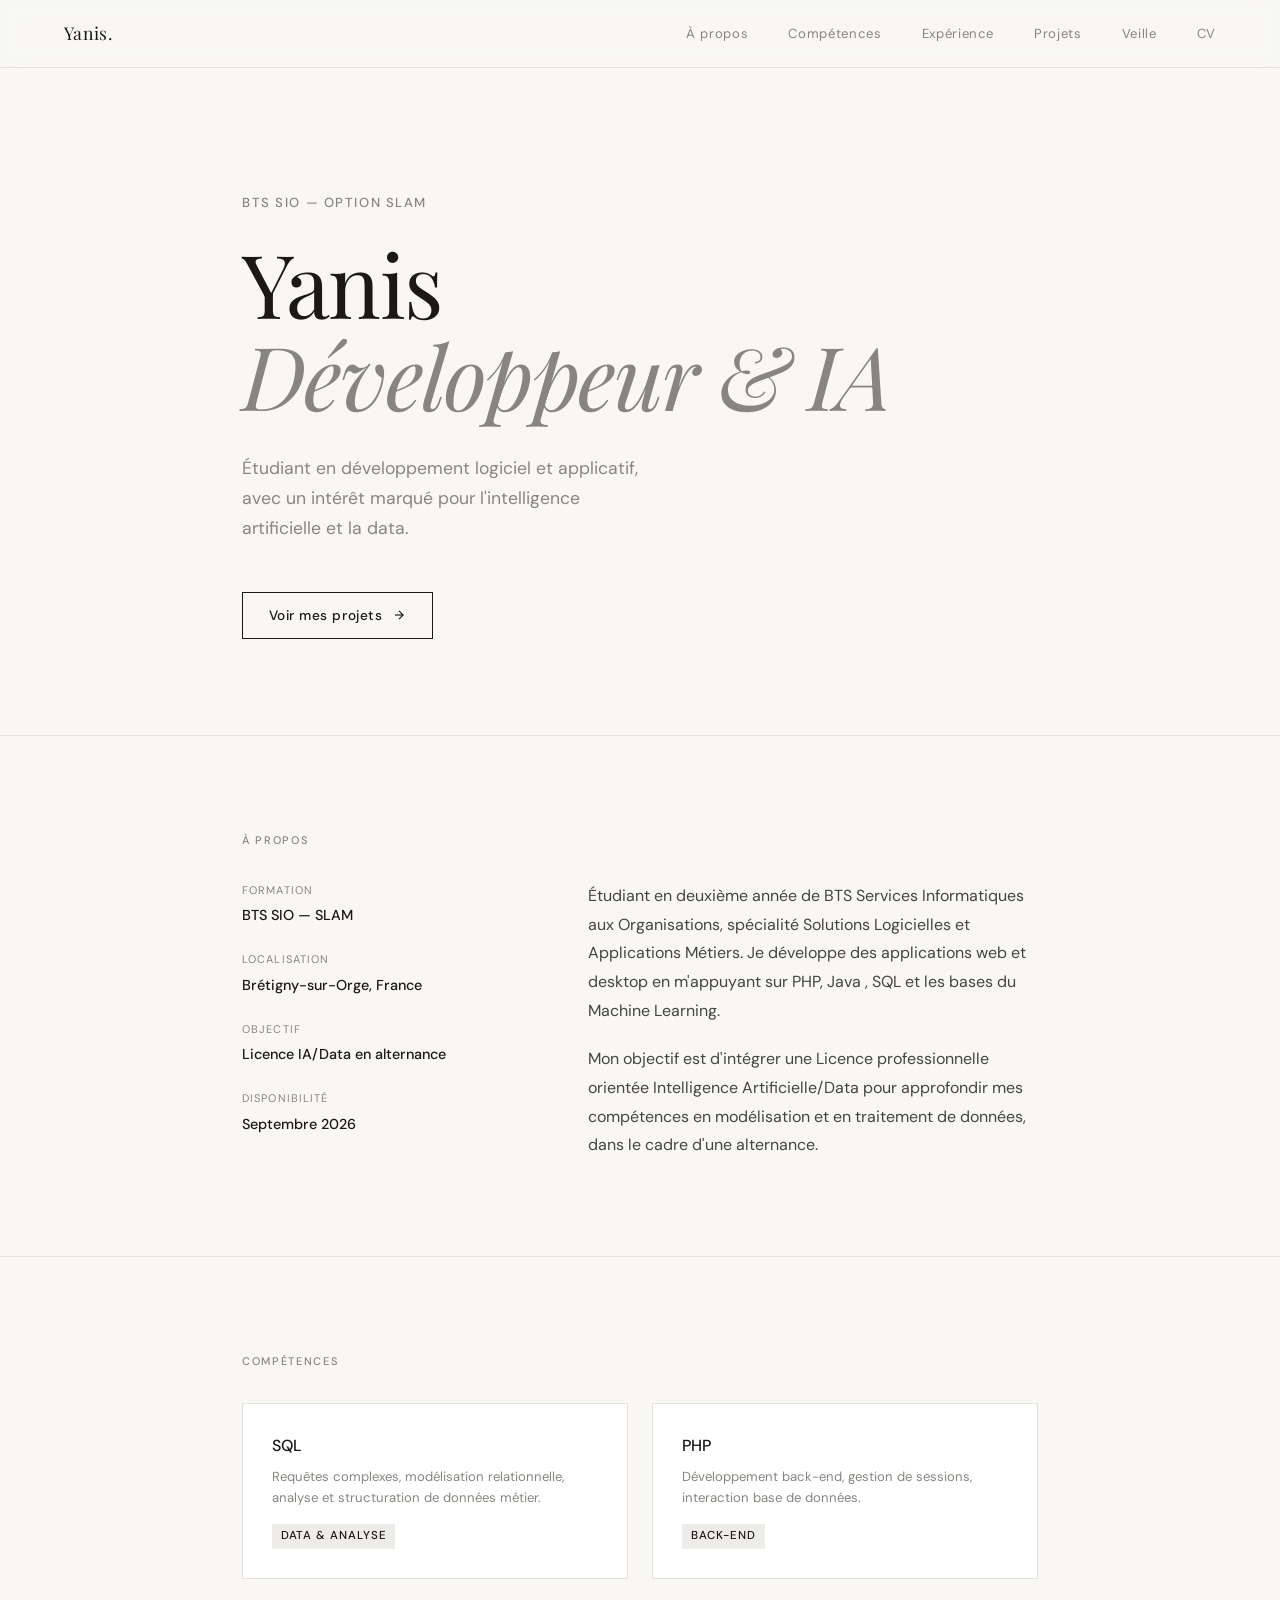
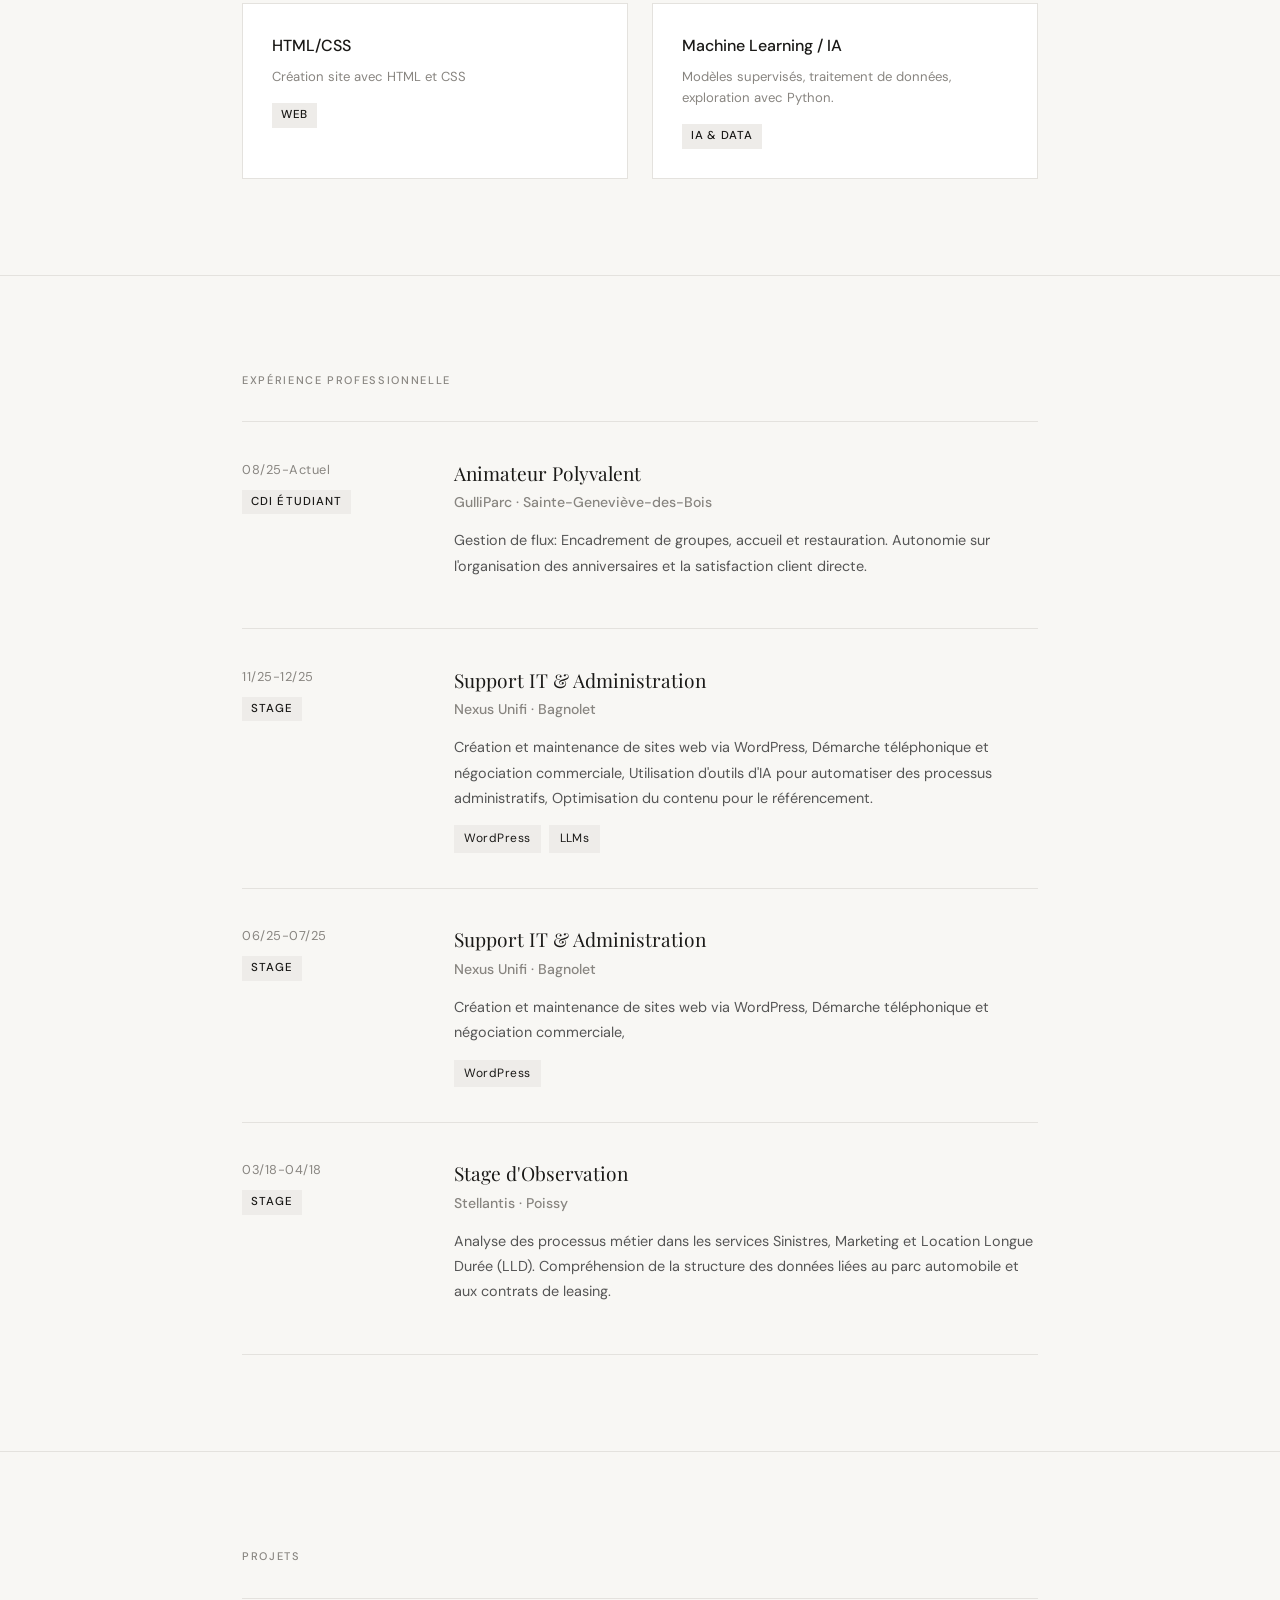
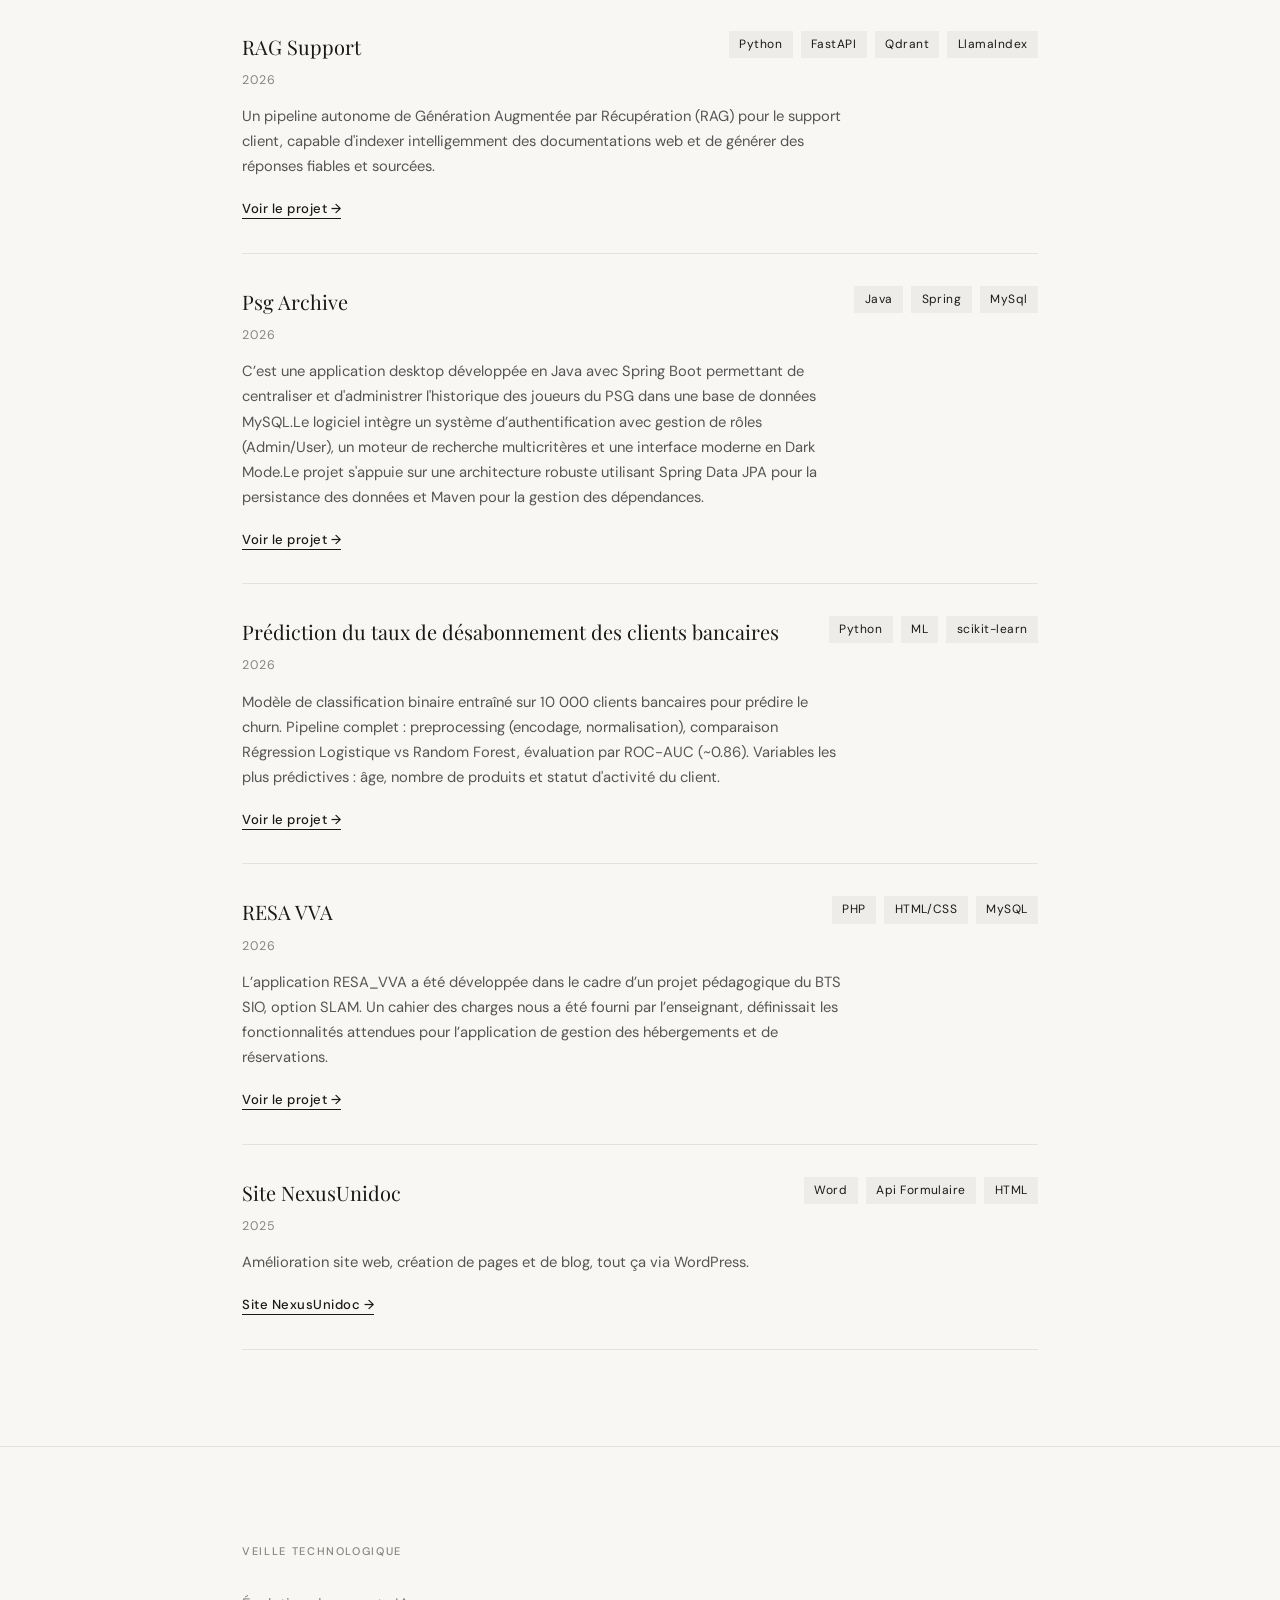
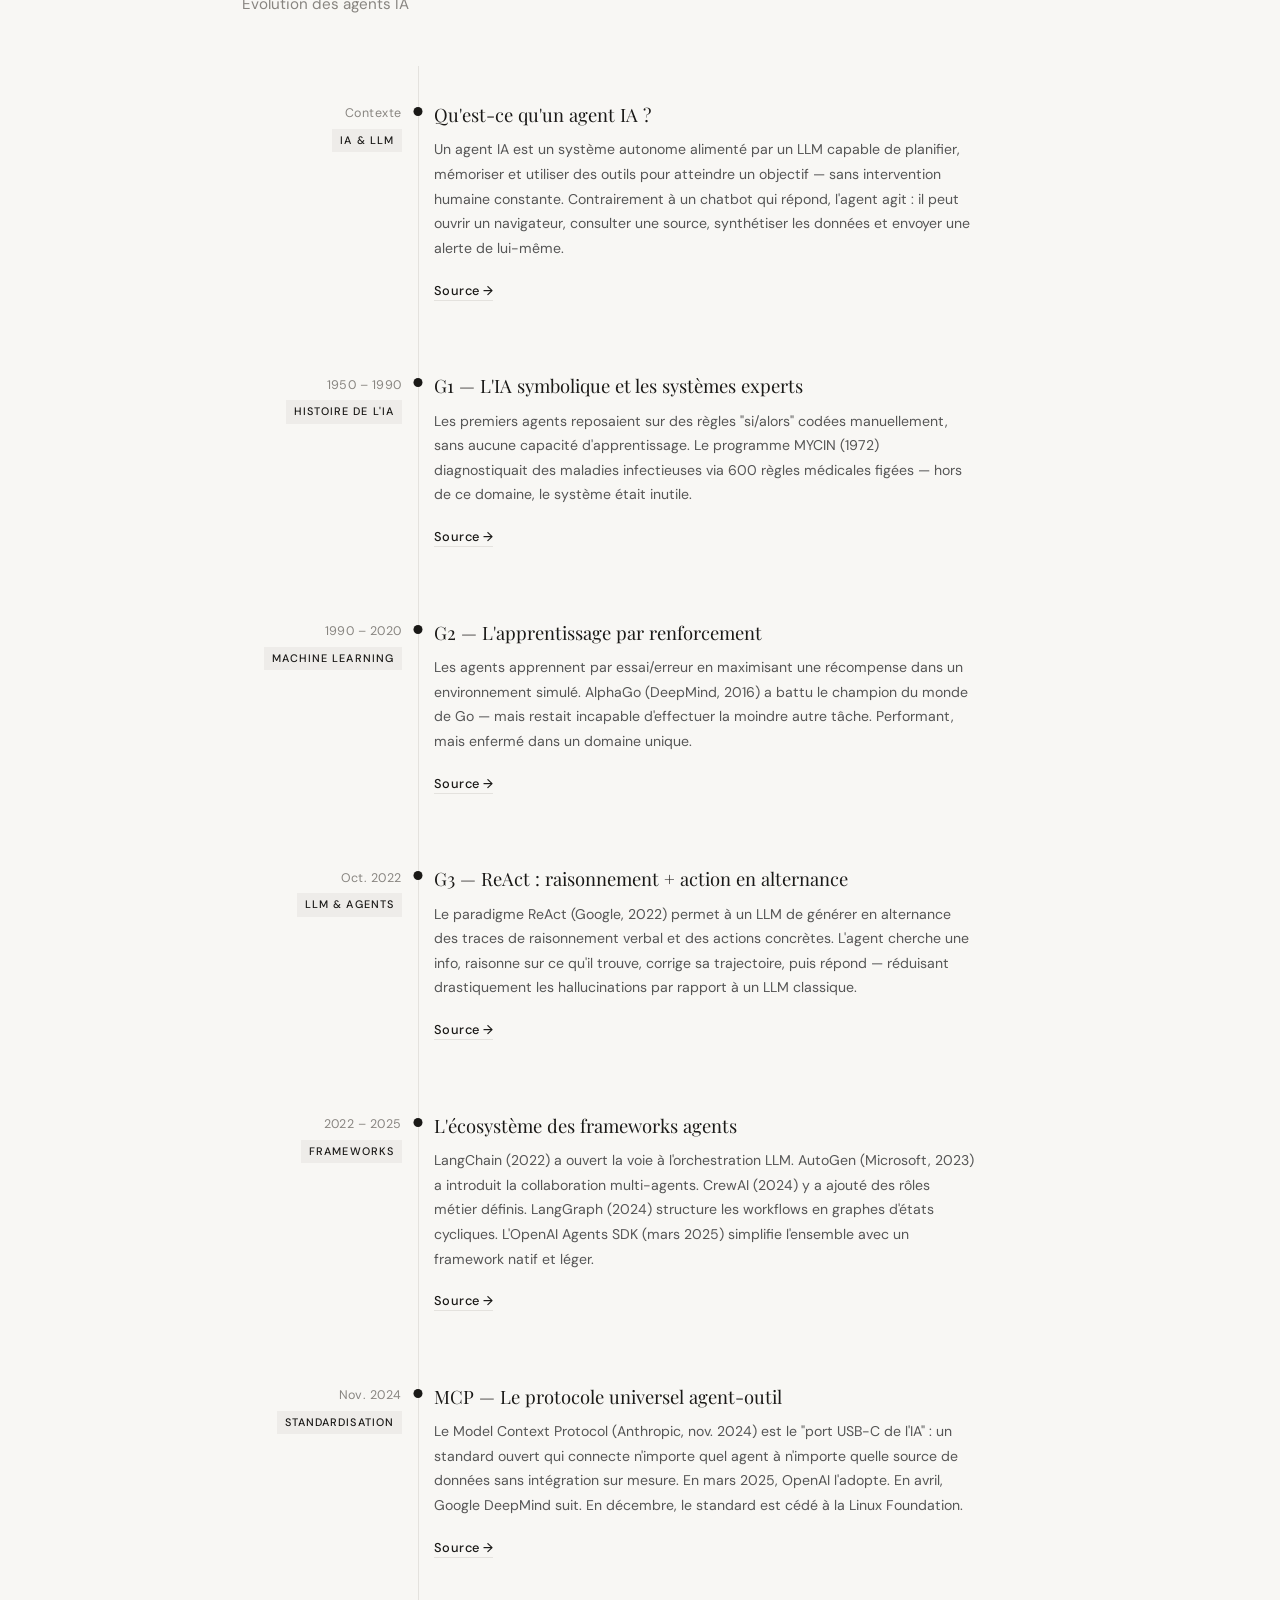
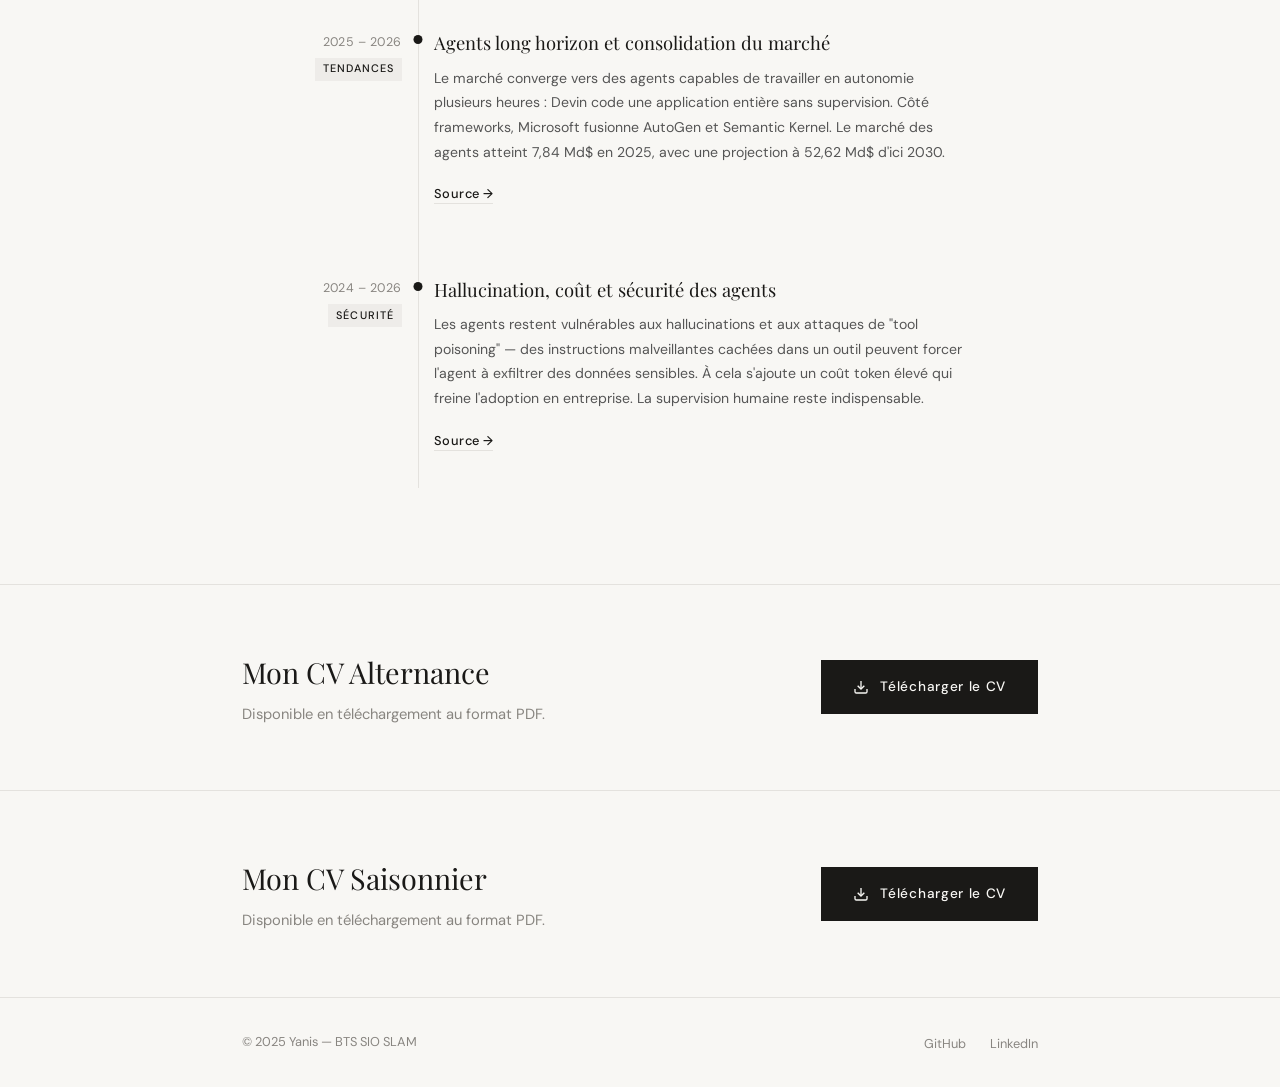
<file: index.html>
<!DOCTYPE html>
<html lang="fr">
<head>
  <meta charset="UTF-8" />
  <meta name="viewport" content="width=device-width, initial-scale=1.0" />
  <title>Yanis — BTS SIO SLAM</title>
  <link rel="preconnect" href="https://fonts.googleapis.com" />
  <link rel="preconnect" href="https://fonts.gstatic.com" crossorigin />
  <link href="https://fonts.googleapis.com/css2?family=Playfair+Display:ital,wght@0,400;0,700;1,400&family=DM+Sans:wght@300;400;500&display=swap" rel="stylesheet" />

  <style>
    /* ─── VARIABLES ─────────────────────────────────────────── */
    :root {
      --bg:       #f8f7f4;
      --surface:  #ffffff;
      --border:   #e4e2de;
      --text:     #1a1917;
      --muted:    #888580;
      --accent:   #1a1917;
      --tag-bg:   #eeece9;
    }

    /* ─── RESET & BASE ──────────────────────────────────────── */
    *, *::before, *::after { box-sizing: border-box; margin: 0; padding: 0; }

    html { scroll-behavior: smooth; }

    body {
      font-family: 'DM Sans', sans-serif;
      background: var(--bg);
      color: var(--text);
      font-size: 16px;
      line-height: 1.6;
      -webkit-font-smoothing: antialiased;
    }

    /* ─── TYPOGRAPHIE ───────────────────────────────────────── */
    h1, h2, h3 { font-family: 'Playfair Display', serif; font-weight: 400; }

    .section-label {
      font-size: 11px;
      font-weight: 500;
      letter-spacing: 0.15em;
      text-transform: uppercase;
      color: var(--muted);
      margin-bottom: 2rem;
    }

    /* ─── NAV ───────────────────────────────────────────────── */
    nav {
      position: fixed;
      top: 0; left: 0; right: 0;
      z-index: 100;
      display: flex;
      align-items: center;
      justify-content: space-between;
      padding: 1.2rem 4rem;
      background: rgba(248, 247, 244, 0.88);
      backdrop-filter: blur(10px);
      border-bottom: 1px solid var(--border);
    }

    .nav-logo {
      font-family: 'Playfair Display', serif;
      font-size: 1.1rem;
      letter-spacing: 0.02em;
      color: var(--text);
      text-decoration: none;
    }

    .nav-links {
      display: flex;
      gap: 2.5rem;
      list-style: none;
    }

    .nav-links a {
      font-size: 0.82rem;
      font-weight: 400;
      letter-spacing: 0.05em;
      color: var(--muted);
      text-decoration: none;
      transition: color 0.2s;
    }

    .nav-links a:hover { color: var(--text); }

    /* ─── LAYOUT ────────────────────────────────────────────── */
    .container {
      max-width: 860px;
      margin: 0 auto;
      padding: 0 2rem;
    }

    section {
      padding: 6rem 0;
      border-top: 1px solid var(--border);
    }

    /* ─── HERO ──────────────────────────────────────────────── */
    #hero {
      padding: 12rem 0 6rem;
      border-top: none;
    }

    .hero-eyebrow {
      font-size: 0.82rem;
      font-weight: 500;
      letter-spacing: 0.12em;
      text-transform: uppercase;
      color: var(--muted);
      margin-bottom: 1.5rem;
    }

    .hero-name {
      font-size: clamp(3rem, 8vw, 5.5rem);
      line-height: 1.05;
      letter-spacing: -0.02em;
      margin-bottom: 2rem;
    }

    .hero-name em {
      font-style: italic;
      color: var(--muted);
    }

    .hero-desc {
      font-size: 1.1rem;
      color: var(--muted);
      max-width: 420px;
      line-height: 1.7;
      margin-bottom: 3rem;
    }

    .hero-cta {
      display: inline-flex;
      align-items: center;
      gap: 0.6rem;
      padding: 0.75rem 1.6rem;
      border: 1.5px solid var(--text);
      background: transparent;
      color: var(--text);
      text-decoration: none;
      font-size: 0.85rem;
      font-weight: 500;
      letter-spacing: 0.04em;
      transition: background 0.2s, color 0.2s;
    }

    .hero-cta:hover { background: var(--text); color: var(--bg); }

    .hero-cta svg { width: 14px; height: 14px; }

    /* ─── À PROPOS ──────────────────────────────────────────── */
    .about-grid {
      display: grid;
      grid-template-columns: 1fr 1.6fr;
      gap: 4rem;
      align-items: start;
    }

    .about-meta {
      display: flex;
      flex-direction: column;
      gap: 1.5rem;
    }

    .about-meta-item label {
      display: block;
      font-size: 11px;
      letter-spacing: 0.1em;
      text-transform: uppercase;
      color: var(--muted);
      margin-bottom: 0.3rem;
    }

    .about-meta-item p {
      font-size: 0.9rem;
      font-weight: 500;
    }

    .about-text p {
      font-size: 1rem;
      line-height: 1.8;
      color: #444;
      margin-bottom: 1.2rem;
    }

    .about-text p:last-child { margin-bottom: 0; }

    /* ─── COMPÉTENCES ───────────────────────────────────────── */
    .skills-grid {
      display: grid;
      grid-template-columns: repeat(2, 1fr);
      gap: 1.5rem;
    }
 
    .skill-card {
      padding: 1.8rem;
      background: var(--surface);
      border: 1px solid var(--border);
    }
 
    .skill-card-title {
      font-size: 1rem;
      font-weight: 500;
      margin-bottom: 0.5rem;
    }
 
    .skill-card-desc {
      font-size: 0.82rem;
      color: var(--muted);
      line-height: 1.6;
    }
 
    .skill-card-context {
      display: inline-block;
      margin-top: 1rem;
      font-size: 0.72rem;
      font-weight: 500;
      letter-spacing: 0.08em;
      text-transform: uppercase;
      padding: 0.2rem 0.55rem;
      background: var(--tag-bg);
      color: var(--text);
    }

    /* ─── PROJETS ───────────────────────────────────────────── */
    .projects-list {
      display: flex;
      flex-direction: column;
      gap: 0;
    }

    /* ── CARD PROJET : copie ce bloc pour ajouter un projet ─── *
     *                                                           *
     *   <article class="project-card">                         *
     *     <div class="project-card-header">                    *
     *       <div>                                              *
     *         <h3 class="project-name">Nom du projet</h3>     *
     *         <span class="project-year">2024</span>           *
     *       </div>                                             *
     *       <div class="project-tags">                         *
     *         <span class="tag">PHP</span>                     *
     *         <span class="tag">MySQL</span>                   *
     *       </div>                                             *
     *     </div>                                               *
     *     <p class="project-desc">                             *
     *       Description courte du projet en 1-2 phrases.      *
     *     </p>                                                 *
     *     <a href="#" class="project-link">Voir le projet →</a>*
     *   </article>                                             *
     *                                                          *
     * ────────────────────────────────────────────────────── */

    .project-card {
      padding: 2rem 0;
      border-bottom: 1px solid var(--border);
    }

    .project-card:first-child { border-top: 1px solid var(--border); }

    .project-card-header {
      display: flex;
      align-items: flex-start;
      justify-content: space-between;
      gap: 1rem;
      margin-bottom: 0.8rem;
      flex-wrap: wrap;
    }

    .project-name {
      font-family: 'Playfair Display', serif;
      font-size: 1.25rem;
      font-weight: 400;
      margin-bottom: 0.2rem;
    }

    .project-year {
      font-size: 0.78rem;
      color: var(--muted);
      letter-spacing: 0.08em;
    }

    .project-tags {
      display: flex;
      gap: 0.5rem;
      flex-wrap: wrap;
    }

    .tag {
      font-size: 0.75rem;
      padding: 0.25rem 0.65rem;
      background: var(--tag-bg);
      color: var(--text);
      letter-spacing: 0.04em;
    }

    .project-desc {
      font-size: 0.92rem;
      color: #555;
      line-height: 1.7;
      margin-bottom: 1rem;
      max-width: 600px;
    }

    .project-link {
      font-size: 0.82rem;
      font-weight: 500;
      color: var(--text);
      text-decoration: none;
      letter-spacing: 0.04em;
      border-bottom: 1px solid var(--text);
      padding-bottom: 1px;
      transition: opacity 0.2s;
    }

    .project-link:hover { opacity: 0.4; }

    /* ─── EXPÉRIENCE PRO ────────────────────────────────────── */
    .exp-list {
      display: flex;
      flex-direction: column;
      gap: 0;
    }

    .exp-item {
      display: grid;
      grid-template-columns: 180px 1fr;
      gap: 2rem;
      padding: 2.2rem 0;
      border-bottom: 1px solid var(--border);
    }

    .exp-item:first-child { border-top: 1px solid var(--border); }

    .exp-meta {
      padding-top: 0.15rem;
    }

    .exp-period {
      font-size: 0.8rem;
      color: var(--muted);
      letter-spacing: 0.04em;
      display: block;
      margin-bottom: 0.4rem;
    }

    .exp-type {
      font-size: 0.72rem;
      font-weight: 500;
      letter-spacing: 0.1em;
      text-transform: uppercase;
      padding: 0.2rem 0.55rem;
      background: var(--tag-bg);
      display: inline-block;
    }

    .exp-content {}

    .exp-role {
      font-family: 'Playfair Display', serif;
      font-size: 1.2rem;
      font-weight: 400;
      margin-bottom: 0.2rem;
    }

    .exp-company {
      font-size: 0.88rem;
      font-weight: 500;
      color: var(--muted);
      margin-bottom: 0.9rem;
    }

    .exp-desc {
      font-size: 0.9rem;
      color: #555;
      line-height: 1.75;
      margin-bottom: 0.9rem;
    }

    .exp-tags {
      display: flex;
      gap: 0.5rem;
      flex-wrap: wrap;
    }

    @media (max-width: 700px) {
      .exp-item { grid-template-columns: 1fr; gap: 0.8rem; }
    }

    /* ─── VEILLE — FRISE CHRONOLOGIQUE ─────────────────────── */
    .veille-intro {
      font-size: 0.95rem;
      color: var(--muted);
      max-width: 540px;
      line-height: 1.7;
      margin-bottom: 3rem;
    }

    /* ── Ligne verticale ────────────────────────────────────
       Colonne meta = 160px, gap = 2rem (32px)
       Centre du gap = 160 + 16 = 176px → valeur de référence
    ─────────────────────────────────────────────────────── */
    .timeline {
      position: relative;
    }

    .timeline::before {
      content: '';
      position: absolute;
      left: 176px;
      top: 0;
      bottom: 0;
      width: 1px;
      background: var(--border);
      z-index: 0;
    }

    /* ── Entrée ─────────────────────────────────────────── */
    .tl-item {
      display: grid;
      grid-template-columns: 160px 1fr;
      gap: 2rem;
      padding: 2.2rem 0;
      position: relative;
    }

    /* Dot : positionné sur .tl-item (même parent que la ligne),
       même left que .timeline::before → alignement garanti     */
    .tl-item::before {
      content: '';
      position: absolute;
      left: 176px;
      top: 2.55rem;
      width: 9px;
      height: 9px;
      border-radius: 50%;
      background: var(--text);
      transform: translateX(-50%);
      z-index: 1;
    }

    /* ── Colonne gauche ─────────────────────────────────── */
    .tl-meta {
      display: flex;
      flex-direction: column;
      align-items: flex-end;
      padding-top: 0.25rem;
      gap: 0.4rem;
    }

    .tl-period {
      font-size: 0.78rem;
      color: var(--muted);
      letter-spacing: 0.04em;
      text-align: right;
      line-height: 1.4;
    }

    .tl-domain {
      font-size: 0.68rem;
      font-weight: 500;
      letter-spacing: 0.1em;
      text-transform: uppercase;
      padding: 0.18rem 0.5rem;
      background: var(--tag-bg);
      color: var(--text);
    }

    /* ── Colonne droite ─────────────────────────────────── */
    .tl-content {
      padding-top: 0.1rem;
    }

    .tl-title {
      font-family: 'Playfair Display', serif;
      font-size: 1.15rem;
      font-weight: 400;
      margin-bottom: 0.6rem;
      line-height: 1.35;
    }

    .tl-summary {
      font-size: 0.88rem;
      color: #555;
      line-height: 1.75;
      margin-bottom: 1rem;
      max-width: 540px;
    }

    .tl-source {
      font-size: 0.8rem;
      color: var(--text);
      text-decoration: none;
      font-weight: 500;
      border-bottom: 1px solid var(--border);
      padding-bottom: 1px;
      transition: border-color 0.2s;
      letter-spacing: 0.03em;
    }

    .tl-source:hover { border-color: var(--text); }

    /* ── Responsive ─────────────────────────────────────── */
    @media (max-width: 640px) {
      .timeline::before {
        left: 0;
      }

      .tl-item {
        grid-template-columns: 1fr;
        gap: 0.5rem;
        padding-left: 1.5rem;
      }

      .tl-item::before {
        left: 0;
        top: 2.6rem;
        transform: translateX(-50%);
      }

      .tl-meta {
        flex-direction: row;
        align-items: center;
        gap: 0.7rem;
      }

      .tl-period { text-align: left; }
    }

    /* ─── CV ────────────────────────────────────────────────── */
    #cv {
      padding: 4rem 0;
    }

    .cv-block {
      display: flex;
      align-items: center;
      justify-content: space-between;
      gap: 2rem;
      flex-wrap: wrap;
    }

    .cv-text h2 {
      font-size: 1.8rem;
      margin-bottom: 0.5rem;
    }

    .cv-text p {
      color: var(--muted);
      font-size: 0.92rem;
    }

    .btn-download {
      display: inline-flex;
      align-items: center;
      gap: 0.7rem;
      padding: 1rem 2rem;
      background: var(--text);
      color: var(--bg);
      text-decoration: none;
      font-size: 0.85rem;
      font-weight: 500;
      letter-spacing: 0.05em;
      transition: opacity 0.2s;
      flex-shrink: 0;
    }

    .btn-download:hover { opacity: 0.75; }

    .btn-download svg { width: 16px; height: 16px; }

    /* ─── FOOTER ────────────────────────────────────────────── */
    footer {
      border-top: 1px solid var(--border);
      padding: 2rem 0;
    }

    .footer-inner {
      display: flex;
      align-items: center;
      justify-content: space-between;
      gap: 1rem;
      flex-wrap: wrap;
    }

    .footer-copy {
      font-size: 0.8rem;
      color: var(--muted);
    }

    .footer-links {
      display: flex;
      gap: 1.5rem;
      list-style: none;
    }

    .footer-links a {
      font-size: 0.8rem;
      color: var(--muted);
      text-decoration: none;
      transition: color 0.2s;
    }

    .footer-links a:hover { color: var(--text); }

    /* ─── RESPONSIVE ────────────────────────────────────────── */
    @media (max-width: 700px) {
      nav { padding: 1rem 1.5rem; }
      .nav-links { gap: 1.5rem; }
      .container { padding: 0 1.25rem; }
      #hero { padding: 9rem 0 4rem; }
      .about-grid { grid-template-columns: 1fr; gap: 2.5rem; }
      .skills-grid { grid-template-columns: 1fr; }
      .veille-grid { grid-template-columns: 1fr; }
      .cv-block { flex-direction: column; align-items: flex-start; }
    }
  </style>
</head>
<body>

  <!-- ─── NAV ──────────────────────────────────────────────── -->
  <nav>
    <a href="#hero" class="nav-logo">Yanis.</a>
    <ul class="nav-links">
      <li><a href="#about">À propos</a></li>
      <li><a href="#skills">Compétences</a></li>
      <li><a href="#experience">Expérience</a></li>
      <li><a href="#projects">Projets</a></li>
      <li><a href="#veille">Veille</a></li>
      <li><a href="#cv">CV</a></li>
    </ul>
  </nav>

  <!-- ─── HERO ─────────────────────────────────────────────── -->
  <section id="hero">
    <div class="container">
      <p class="hero-eyebrow">BTS SIO — Option SLAM</p>
      <h1 class="hero-name">Yanis<br /><em>Développeur & IA</em></h1>
      <p class="hero-desc">
        Étudiant en développement logiciel et applicatif, avec un intérêt marqué pour l'intelligence artificielle et la data.
      </p>
      <a href="#projects" class="hero-cta">
        Voir mes projets
        <svg viewBox="0 0 24 24" fill="none" stroke="currentColor" stroke-width="2"><line x1="5" y1="12" x2="19" y2="12"/><polyline points="12 5 19 12 12 19"/></svg>
      </a>
    </div>
  </section>

  <!-- ─── À PROPOS ──────────────────────────────────────────── -->
  <section id="about">
    <div class="container">
      <p class="section-label">À propos</p>
      <div class="about-grid">
        <div class="about-meta">
          <div class="about-meta-item">
            <label>Formation</label>
            <p>BTS SIO — SLAM</p>
          </div>
          <div class="about-meta-item">
            <label>Localisation</label>
            <p>Brétigny-sur-Orge, France</p>
          </div>
          <div class="about-meta-item">
            <label>Objectif</label>
            <p>Licence IA/Data en alternance</p>
          </div>
          <div class="about-meta-item">
            <label>Disponibilité</label>
            <p>Septembre 2026</p>
          </div>
        </div>
        <div class="about-text">
          <p>
            Étudiant en deuxième année de BTS Services Informatiques aux Organisations, spécialité Solutions Logicielles et Applications Métiers. Je développe des applications web et desktop en m'appuyant sur PHP, Java , SQL et les bases du Machine Learning.
          </p>
          <p>
            Mon objectif est d'intégrer une Licence professionnelle orientée Intelligence Artificielle/Data pour approfondir mes compétences en modélisation et en traitement de données, dans le cadre d'une alternance.
          </p>
        </div>
      </div>
    </div>
  </section>

  <!-- ─── COMPÉTENCES ───────────────────────────────────────── -->
  <section id="skills">
    <div class="container">
      <p class="section-label">Compétences</p>
      <div class="skills-grid">
 
        <div class="skill-card">
          <p class="skill-card-title">SQL</p>
          <p class="skill-card-desc">Requêtes complexes, modélisation relationnelle, analyse et structuration de données métier.</p>
          <span class="skill-card-context">Data & Analyse</span>
        </div>
 
        <div class="skill-card">
          <p class="skill-card-title">PHP</p>
          <p class="skill-card-desc">Développement back-end, gestion de sessions, interaction base de données.</p>
          <span class="skill-card-context">Back-end</span>
        </div>
 
        <div class="skill-card">
          <p class="skill-card-title">HTML/CSS</p>
          <p class="skill-card-desc">Création site avec HTML et CSS</p>
          <span class="skill-card-context">Web</span>
        </div>
 
        
        <div class="skill-card">
          <p class="skill-card-title">Machine Learning / IA</p>
          <p class="skill-card-desc">Modèles supervisés, traitement de données, exploration avec Python.</p>
          <span class="skill-card-context">IA & Data</span>
        </div>
      
 
      </div>
    </div>
  </section>

  <!-- ─── EXPÉRIENCE PROFESSIONNELLE ───────────────────────── -->
  <section id="experience">
    <div class="container">
      <p class="section-label">Expérience professionnelle</p>
      <div class="exp-list">

        <!--
          ╔══════════════════════════════════════════════════════╗
          ║  AJOUTER UNE EXPÉRIENCE                              ║
          ╚══════════════════════════════════════════════════════╝

          <div class="exp-item">
            <div class="exp-meta">
              <span class="exp-period">Juin — Juil. 2024</span>
              <span class="exp-type">Stage</span>          ← ou "Alternance", "CDI", etc.
            </div>
            <div class="exp-content">
              <h3 class="exp-role">Intitulé du poste</h3>
              <p class="exp-company">Nom de l'entreprise · Ville</p>
              <p class="exp-desc">
                Ce que tu as fait : missions, outils, résultats concrets.
              </p>
              <div class="exp-tags">
                <span class="tag">PHP</span>
                <span class="tag">SQL</span>
              </div>
            </div>
          </div>
        -->



        <div class="exp-item">
          <div class="exp-meta">
            <span class="exp-period">08/25-Actuel</span>
            <span class="exp-type">CDI étudiant</span>
          </div>
          <div class="exp-content">
            <h3 class="exp-role">Animateur Polyvalent</h3>
            <p class="exp-company">GulliParc · Sainte-Geneviève-des-Bois</p>
            <p class="exp-desc">
              Gestion de flux: Encadrement de groupes, accueil et restauration. 
              Autonomie sur l'organisation des anniversaires et la satisfaction client directe.
            </p>
          </div>
        </div>


        <div class="exp-item">
          <div class="exp-meta">
            <span class="exp-period">11/25-12/25</span>
            <span class="exp-type">Stage</span>
          </div>
          <div class="exp-content">
            <h3 class="exp-role">Support IT & Administration</h3>
            <p class="exp-company">Nexus Unifi · Bagnolet</p>
            <p class="exp-desc">
              Création et maintenance de sites web via WordPress,
              Démarche téléphonique et négociation commerciale,
              Utilisation d'outils d'IA pour automatiser des processus administratifs,
              Optimisation du contenu pour le référencement.
            </p>
            <div class="exp-tags">
              <span class="tag">WordPress</span>
              <span class="tag">LLMs</span>
            </div>
          </div>
        </div>


        <div class="exp-item">
          <div class="exp-meta">
            <span class="exp-period">06/25-07/25</span>
            <span class="exp-type">Stage</span>
          </div>
          <div class="exp-content">
            <h3 class="exp-role">Support IT & Administration</h3>
            <p class="exp-company">Nexus Unifi · Bagnolet</p>
            <p class="exp-desc">
              Création et maintenance de sites web via WordPress,
              Démarche téléphonique et négociation commerciale,
            </p>
            <div class="exp-tags">
              <span class="tag">WordPress</span>
            </div>
          </div>
        </div>


        <div class="exp-item">
          <div class="exp-meta">
            <span class="exp-period">03/18-04/18</span>
            <span class="exp-type">Stage</span>
          </div>
          <div class="exp-content">
            <h3 class="exp-role">Stage d'Observation</h3>
            <p class="exp-company">Stellantis · Poissy</p>
            <p class="exp-desc">
              Analyse des processus métier dans les services Sinistres, Marketing et Location Longue Durée (LLD). Compréhension de la structure des données liées au parc automobile et aux contrats de leasing.
            </p>
          </div>
        </div>        


      </div>
    </div>
  </section>



  <!-- ─── PROJETS ───────────────────────────────────────────── -->
  <section id="projects">
    <div class="container">
      <p class="section-label">Projets</p>
      <div class="projects-list">

        <!--
          ╔══════════════════════════════════════════════════════╗
          ║  AJOUTER UN PROJET :                                 ║
          ╚══════════════════════════════════════════════════════╝

          <article class="project-card">
            <div class="project-card-header">
              <div>
                <h3 class="project-name">Nom du projet</h3>
                <span class="project-year">2024</span>
              </div>
              <div class="project-tags">
                <span class="tag">PHP</span>
                <span class="tag">MySQL</span>
                <span class="tag">HTML/CSS</span>
              </div>
            </div>
            <p class="project-desc">
              Description courte du projet en 1-2 phrases. Ce qu'il fait et pourquoi il a été conçu.
            </p>
            <a href="#" class="project-link">Voir le projet →</a>
          </article>
        -->


          <!--
        <article class="project-card">
            <div class="project-card-header">
              <div>
                <h3 class="project-name">Yaconcess</h3>
                <span class="project-year">2024</span>
              </div>
              <div class="project-tags">
                <span class="tag">PHP</span>
                <span class="tag">MySQL</span>
                <span class="tag">HTML/CSS</span>
              </div>
            </div>
            <p class="project-desc">
              Site en connexion avec une base de donnée sur le thème de location de voiture.
            </p>
            <a href="Yaconcess/index.html" class="project-link">Voir le projet →</a>
          </article>
          -->

          <article class="project-card">
            <div class="project-card-header">
              <div>
                <h3 class="project-name">RAG Support</h3>
                <span class="project-year">2026</span>
              </div>
              <div class="project-tags">
                <span class="tag">Python</span>
                <span class="tag">FastAPI</span>
                <span class="tag">Qdrant</span>
                <span class="tag">LlamaIndex</span>
              </div>
            </div>
            <p class="project-desc">
              Un pipeline autonome de Génération Augmentée par Récupération (RAG) pour le support client, capable d'indexer intelligemment des documentations web et de générer des réponses fiables et sourcées.
            </p>
            <a href="https://yanis252.github.io/RAG/" class="project-link" target="_blank" rel="noopener noreferrer">Voir le projet →</a>
          </article>


          <article class="project-card">
            <div class="project-card-header">
              <div>
                <h3 class="project-name">Psg Archive</h3>
                <span class="project-year">2026</span>
              </div>
              <div class="project-tags">
                <span class="tag">Java</span>
                <span class="tag">Spring</span>
                <span class="tag">MySql</span>
              </div>
            </div>
            <p class="project-desc">
              C’est une application desktop développée en Java avec Spring Boot permettant de centraliser et d'administrer l'historique des joueurs du PSG dans une base de données MySQL.Le logiciel intègre un système d’authentification avec gestion de rôles (Admin/User), un moteur de recherche multicritères et une interface moderne en Dark Mode.Le projet s'appuie sur une architecture robuste utilisant Spring Data JPA pour la persistance des données et Maven pour la gestion des dépendances.
            </p>
            <a href="https://yanis252.github.io/psg-archive/" class="project-link">Voir le projet →</a>
          </article>


          
          <article class="project-card">
            <div class="project-card-header">
              <div>
                <h3 class="project-name">Prédiction du taux de désabonnement des clients bancaires</h3>
                <span class="project-year">2026</span>
              </div>
              <div class="project-tags">
                <span class="tag">Python</span>
                <span class="tag">ML</span>
                <span class="tag">scikit-learn</span>
              </div>
            </div>
            <p class="project-desc">
              Modèle de classification binaire entraîné sur 10 000 clients bancaires pour prédire le churn. Pipeline complet : preprocessing (encodage, normalisation), comparaison Régression Logistique vs Random Forest, évaluation par ROC-AUC (~0.86). Variables les plus prédictives : âge, nombre de produits et statut d'activité du client.
            </p>
            <a href="https://yanis252.github.io/ML/" class="project-link">Voir le projet →</a>
          </article>
        


          
          <article class="project-card">
            <div class="project-card-header">
              <div>
                <h3 class="project-name">RESA VVA</h3>
                <span class="project-year">2026</span>
              </div>
              <div class="project-tags">
                <span class="tag">PHP</span>
                <span class="tag">HTML/CSS</span>
                <span class="tag">MySQL</span>
              </div>
            </div>
            <p class="project-desc">
              L’application RESA_VVA a été développée dans le cadre d’un projet pédagogique du BTS SIO, option SLAM.
              Un cahier des charges nous a été fourni par l’enseignant, définissait les fonctionnalités attendues pour
              l’application de gestion des hébergements et de réservations.
            </p>

            <a href="https://yanis252.github.io/RESA-VVA/" class="project-link">Voir le projet →</a>
          </article>
        

          <article class="project-card">
            <div class="project-card-header">
              <div>
                <h3 class="project-name">Site NexusUnidoc</h3>
                <span class="project-year">2025</span>
              </div>
              <div class="project-tags">
                <span class="tag">Word</span>
                <span class="tag">Api Formulaire</span>
                <span class="tag">HTML</span>
              </div>
            </div>
            <p class="project-desc">
              Amélioration site web, création de pages et de blog, tout ça via WordPress.
            </p>
            <a href="https://nexusunidoc.com/" class="project-link">Site NexusUnidoc →</a>
          </article>
      </div>
    </div>
  </section>



  <!-- ─── VEILLE TECHNOLOGIQUE ──────────────────────────────── -->
  <section id="veille">
    <div class="container">
      <p class="section-label">Veille technologique</p>
      <p class="veille-intro">
        Évolution des agents IA 
      </p>

      <div class="timeline">

        <!-- INTRO -->
        <div class="tl-item">
          <div class="tl-meta">
            <span class="tl-period">Contexte</span>
            <span class="tl-domain">IA & LLM</span>
          </div>
          <div class="tl-content">
            <h3 class="tl-title">Qu'est-ce qu'un agent IA ?</h3>
            <p class="tl-summary">
              Un agent IA est un système autonome alimenté par un LLM capable de planifier, mémoriser et utiliser des outils pour atteindre un objectif — sans intervention humaine constante. Contrairement à un chatbot qui répond, l'agent agit : il peut ouvrir un navigateur, consulter une source, synthétiser les données et envoyer une alerte de lui-même.
            </p>
            <a href="https://www.firecrawl.dev/blog/best-open-source-agent-frameworks" class="tl-source">Source →</a>
          </div>
        </div>

        <!-- G1 -->
        <div class="tl-item">
          <div class="tl-meta">
            <span class="tl-period">1950 – 1990</span>
            <span class="tl-domain">Histoire de l'IA</span>
          </div>
          <div class="tl-content">
            <h3 class="tl-title">G1 — L'IA symbolique et les systèmes experts</h3>
            <p class="tl-summary">
              Les premiers agents reposaient sur des règles "si/alors" codées manuellement, sans aucune capacité d'apprentissage. Le programme MYCIN (1972) diagnostiquait des maladies infectieuses via 600 règles médicales figées — hors de ce domaine, le système était inutile.
            </p>
            <a href="https://fr.wikipedia.org/wiki/Syst%C3%A8me_expert" class="tl-source">Source →</a>
          </div>
        </div>

        <!-- G2 -->
        <div class="tl-item">
          <div class="tl-meta">
            <span class="tl-period">1990 – 2020</span>
            <span class="tl-domain">Machine Learning</span>
          </div>
          <div class="tl-content">
            <h3 class="tl-title">G2 — L'apprentissage par renforcement</h3>
            <p class="tl-summary">
              Les agents apprennent par essai/erreur en maximisant une récompense dans un environnement simulé. AlphaGo (DeepMind, 2016) a battu le champion du monde de Go — mais restait incapable d'effectuer la moindre autre tâche. Performant, mais enfermé dans un domaine unique.
            </p>
            <a href="https://deepmind.google/research/breakthroughs/alphago/" class="tl-source">Source →</a>
          </div>
        </div>

        <!-- ReAct -->
        <div class="tl-item">
          <div class="tl-meta">
            <span class="tl-period">Oct. 2022</span>
            <span class="tl-domain">LLM & Agents</span>
          </div>
          <div class="tl-content">
            <h3 class="tl-title">G3 — ReAct : raisonnement + action en alternance</h3>
            <p class="tl-summary">
              Le paradigme ReAct (Google, 2022) permet à un LLM de générer en alternance des traces de raisonnement verbal et des actions concrètes. L'agent cherche une info, raisonne sur ce qu'il trouve, corrige sa trajectoire, puis répond — réduisant drastiquement les hallucinations par rapport à un LLM classique.
            </p>
            <a href="https://arxiv.org/abs/2210.03629" class="tl-source">Source →</a>
          </div>
        </div>

        <!-- Frameworks -->
        <div class="tl-item">
          <div class="tl-meta">
            <span class="tl-period">2022 – 2025</span>
            <span class="tl-domain">Frameworks</span>
          </div>
          <div class="tl-content">
            <h3 class="tl-title">L'écosystème des frameworks agents</h3>
            <p class="tl-summary">
              LangChain (2022) a ouvert la voie à l'orchestration LLM. AutoGen (Microsoft, 2023) a introduit la collaboration multi-agents. CrewAI (2024) y a ajouté des rôles métier définis. LangGraph (2024) structure les workflows en graphes d'états cycliques. L'OpenAI Agents SDK (mars 2025) simplifie l'ensemble avec un framework natif et léger.
            </p>
            <a href="https://langfuse.com/blog/2025-03-19-ai-agent-comparison" class="tl-source">Source →</a>
          </div>
        </div>

        <!-- MCP -->
        <div class="tl-item">
          <div class="tl-meta">
            <span class="tl-period">Nov. 2024</span>
            <span class="tl-domain">Standardisation</span>
          </div>
          <div class="tl-content">
            <h3 class="tl-title">MCP — Le protocole universel agent-outil</h3>
            <p class="tl-summary">
              Le Model Context Protocol (Anthropic, nov. 2024) est le "port USB-C de l'IA" : un standard ouvert qui connecte n'importe quel agent à n'importe quelle source de données sans intégration sur mesure. En mars 2025, OpenAI l'adopte. En avril, Google DeepMind suit. En décembre, le standard est cédé à la Linux Foundation.
            </p>
            <a href="https://www.anthropic.com/news/model-context-protocol" class="tl-source">Source →</a>
          </div>
        </div>

        <!-- Tendances -->
        <div class="tl-item">
          <div class="tl-meta">
            <span class="tl-period">2025 – 2026</span>
            <span class="tl-domain">Tendances</span>
          </div>
          <div class="tl-content">
            <h3 class="tl-title">Agents long horizon et consolidation du marché</h3>
            <p class="tl-summary">
              Le marché converge vers des agents capables de travailler en autonomie plusieurs heures : Devin code une application entière sans supervision. Côté frameworks, Microsoft fusionne AutoGen et Semantic Kernel. Le marché des agents atteint 7,84 Md$ en 2025, avec une projection à 52,62 Md$ d'ici 2030.
            </p>
            <a href="https://www.firecrawl.dev/blog/best-open-source-agent-frameworks" class="tl-source">Source →</a>
          </div>
        </div>

        <!-- Limites -->
        <div class="tl-item">
          <div class="tl-meta">
            <span class="tl-period">2024 – 2026</span>
            <span class="tl-domain">Sécurité</span>
          </div>
          <div class="tl-content">
            <h3 class="tl-title">Hallucination, coût et sécurité des agents</h3>
            <p class="tl-summary">
              Les agents restent vulnérables aux hallucinations et aux attaques de "tool poisoning" — des instructions malveillantes cachées dans un outil peuvent forcer l'agent à exfiltrer des données sensibles. À cela s'ajoute un coût token élevé qui freine l'adoption en entreprise. La supervision humaine reste indispensable.
            </p>
            <a href="https://thenewstack.io/why-the-model-context-protocol-won/" class="tl-source">Source →</a>
          </div>
        </div>

      </div>
    </div>
  </section>




  <!-- ─── CV ────────────────────────────────────────────────── -->
  

  <section id="cv">
    <div class="container">
      <div class="cv-block">
        <div class="cv-text">
          <h2>Mon CV Alternance</h2>
          <p>Disponible en téléchargement au format PDF.</p>
        </div>
        <!--
          📝 Remplace "cv-yanis.pdf" par le chemin réel de ton CV.
          Place ton fichier PDF dans le même dossier que ce fichier HTML.
        -->
        <a href="YANIS_LE_PORT_CV_ALT.pdf" download class="btn-download">
          <svg viewBox="0 0 24 24" fill="none" stroke="currentColor" stroke-width="2"><path d="M21 15v4a2 2 0 0 1-2 2H5a2 2 0 0 1-2-2v-4"/><polyline points="7 10 12 15 17 10"/><line x1="12" y1="15" x2="12" y2="3"/></svg>
          Télécharger le CV
        </a>
      </div>
    </div>
  </section>


  <section id="cv">
    <div class="container">
      <div class="cv-block">
        <div class="cv-text">
          <h2>Mon CV Saisonnier</h2>
          <p>Disponible en téléchargement au format PDF.</p>
        </div>
        <!--
          📝 Remplace "cv-yanis.pdf" par le chemin réel de ton CV.
          Place ton fichier PDF dans le même dossier que ce fichier HTML.
        -->
        <a href="YANIS_LE_PORT_SS.pdf" download class="btn-download">
          <svg viewBox="0 0 24 24" fill="none" stroke="currentColor" stroke-width="2"><path d="M21 15v4a2 2 0 0 1-2 2H5a2 2 0 0 1-2-2v-4"/><polyline points="7 10 12 15 17 10"/><line x1="12" y1="15" x2="12" y2="3"/></svg>
          Télécharger le CV
        </a>
      </div>
    </div>
  </section>



  <!-- ─── FOOTER ────────────────────────────────────────────── -->
  <footer>
    <div class="container">
      <div class="footer-inner">
        <p class="footer-copy">© 2025 Yanis — BTS SIO SLAM</p>
        <ul class="footer-links">
          <!-- 📝 Mets tes vrais liens -->
          <li><a href="https://github.com/" target="_blank">GitHub</a></li>
          <li><a href="https://linkedin.com/" target="_blank">LinkedIn</a></li>
        </ul>
      </div>
    </div>
  </footer>

</body>
</html>
</file>
